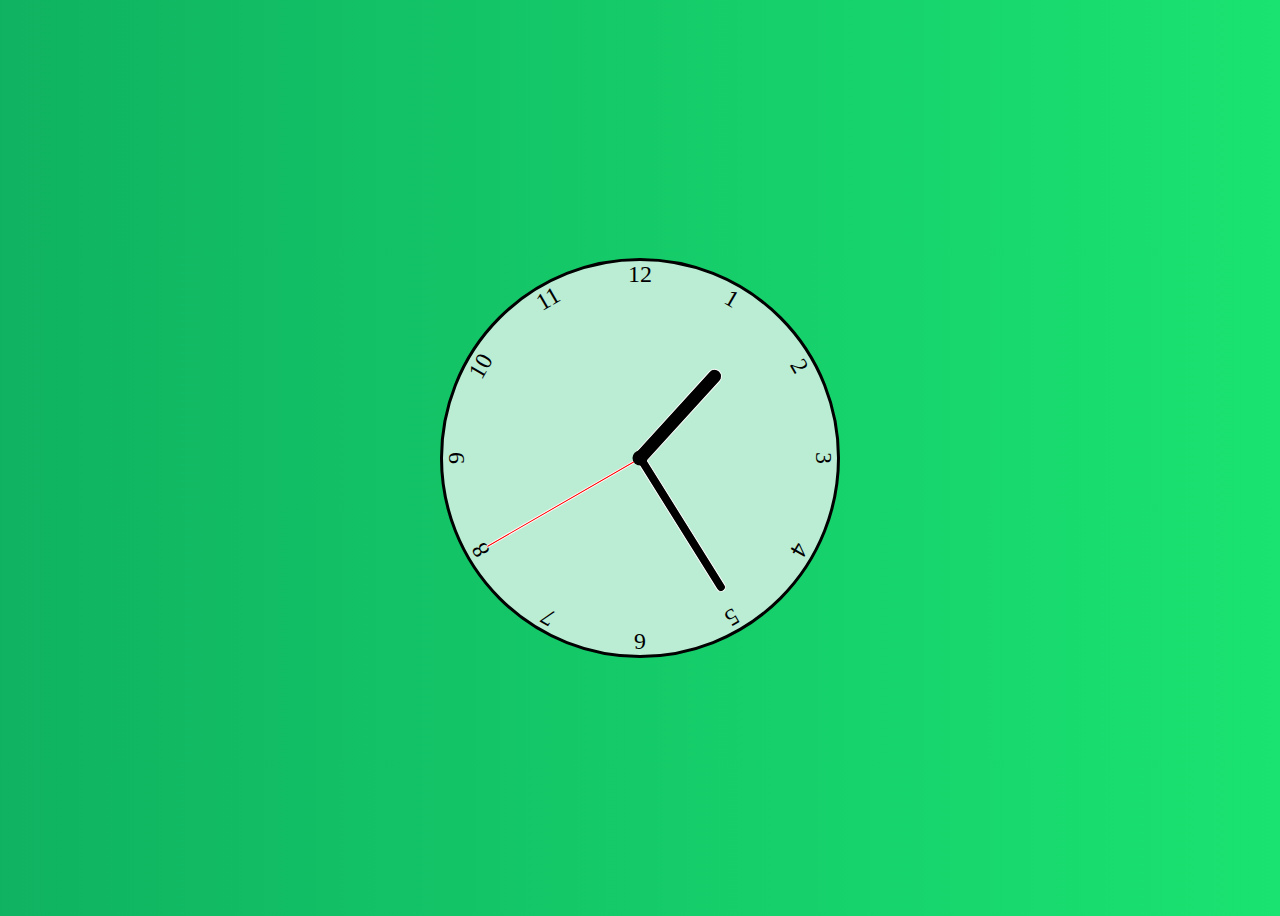
<file: clock/index.html>
<!DOCTYPE html>
<html lang="en">
<head>
    <meta charset="UTF-8">
    <meta name="viewport" content="width=device-width, initial-scale=1.0">
    <title>clock</title>
    <link rel="stylesheet" href="style.css">
</head>
<body>
    <div class="clock">
        <div class="hand hour" data-hour></div>
        <div class="hand minutes" data-minutes></div>
        <div class="hand seconds" data-seconds></div>
        <div class="number number1">1</div>
        <div class="number number2">2</div>
        <div class="number number3">3</div>
        <div class="number number4">4</div>
        <div class="number number5">5</div>
        <div class="number number6">6</div>
        <div class="number number7">7</div>
        <div class="number number8">8</div>
        <div class="number number9">9</div>
        <div class="number number10">10</div>
        <div class="number number11">11</div>
        <div class="number number12">12</div>
    </div>




    <script src="app.js"></script>
</body>
</html>
</file>
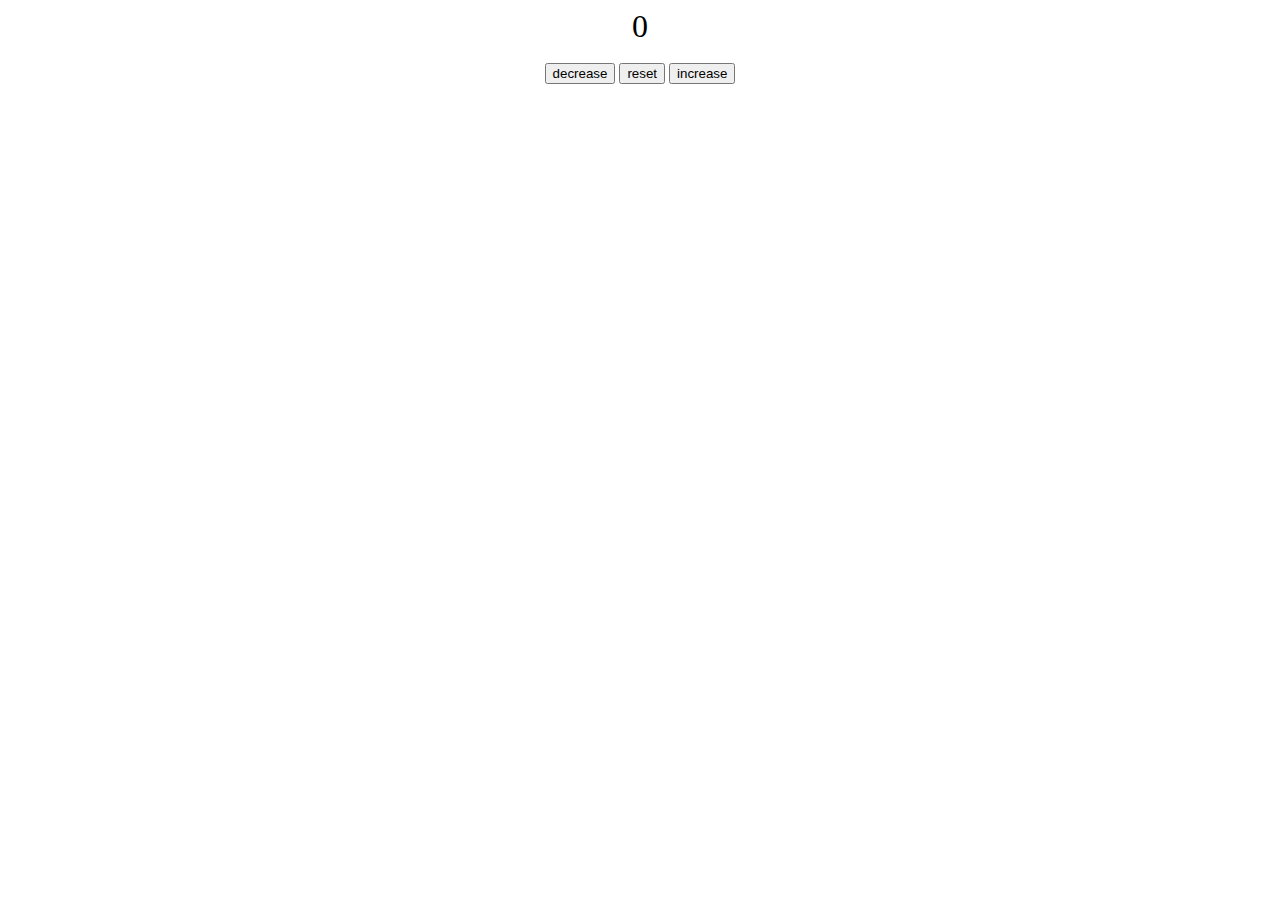
<file: counter program/index.html>
<!DOCTYPE html>
<html lang="en">
<head>
    <meta charset="UTF-8">
    <meta name="viewport" content="width=device-width, initial-scale=1.0">
    <title>Counter program</title>
    <link rel="stylesheet" href="style.css">
</head>
<body>

    <label id="Lab"> 0 </label><br>
    <div class="button">
    <button id="Dcr">decrease</button>
    <button id="Res">reset</button>
    <button id="Inr">increase</button>
    </div>

    <script src="index.js"></script>
</body>
</html>
</file>
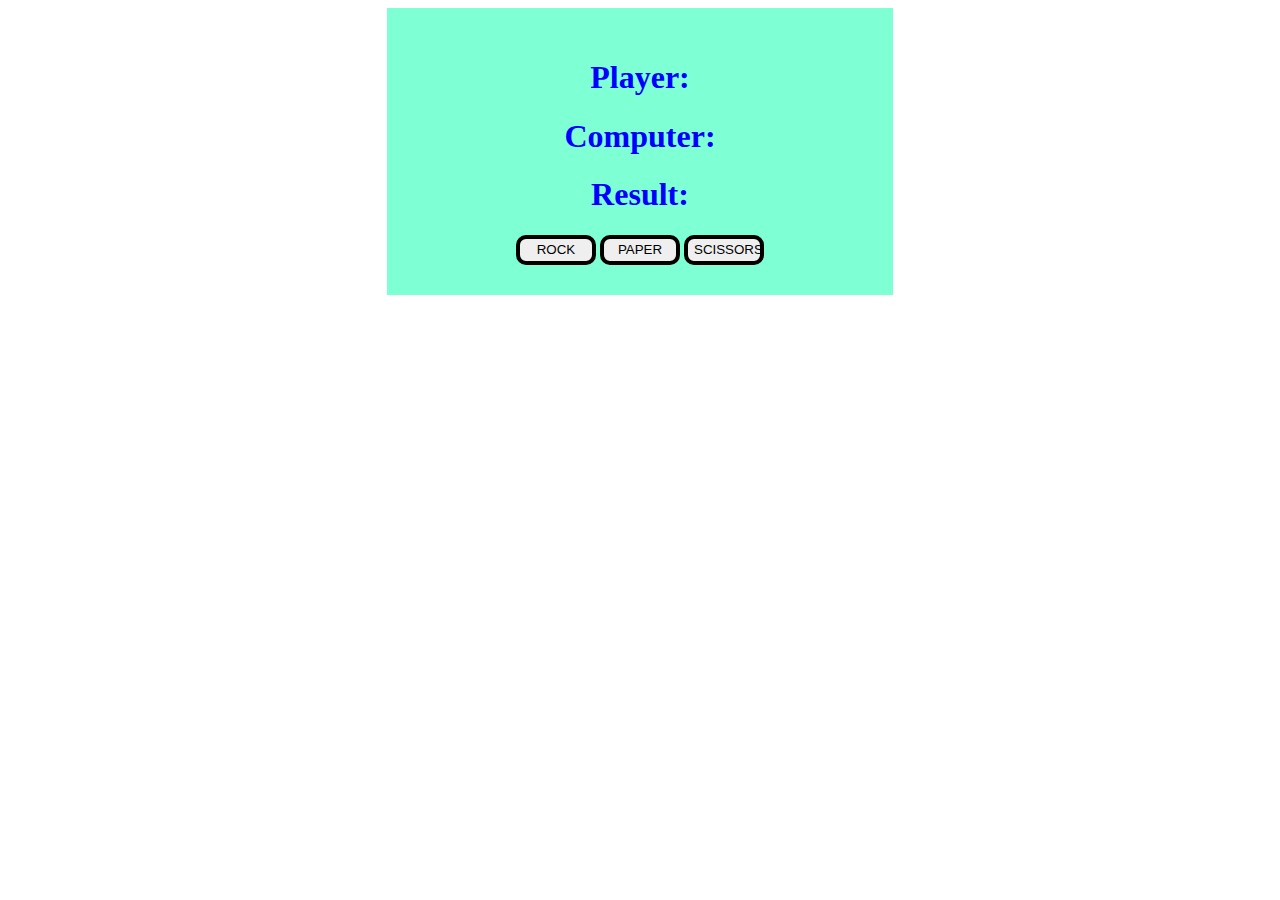
<file: R-P-S game/index.html>
<!DOCTYPE html>
<html lang="en">
<head>
    <meta charset="UTF-8">
    <meta name="viewport" content="width=device-width, initial-scale=1.0">
    <title>GAME</title>
    <link rel="stylesheet" href="style.css">
</head>
<body>
    
    <div id="container">
        <h1 class="gametext" id="playerText">Player: </h1>
        <h1 class="gametext" id="computerText">Computer: </h1>
        <h1 class="gametext" id="resultText">Result: </h1>

        <button class="gameBtn">ROCK</button>
        <button class="gameBtn">PAPER</button>
        <button class="gameBtn">SCISSORS</button>
    </div>



    <script src="main.js"></script>


</body>
</html>
</file>
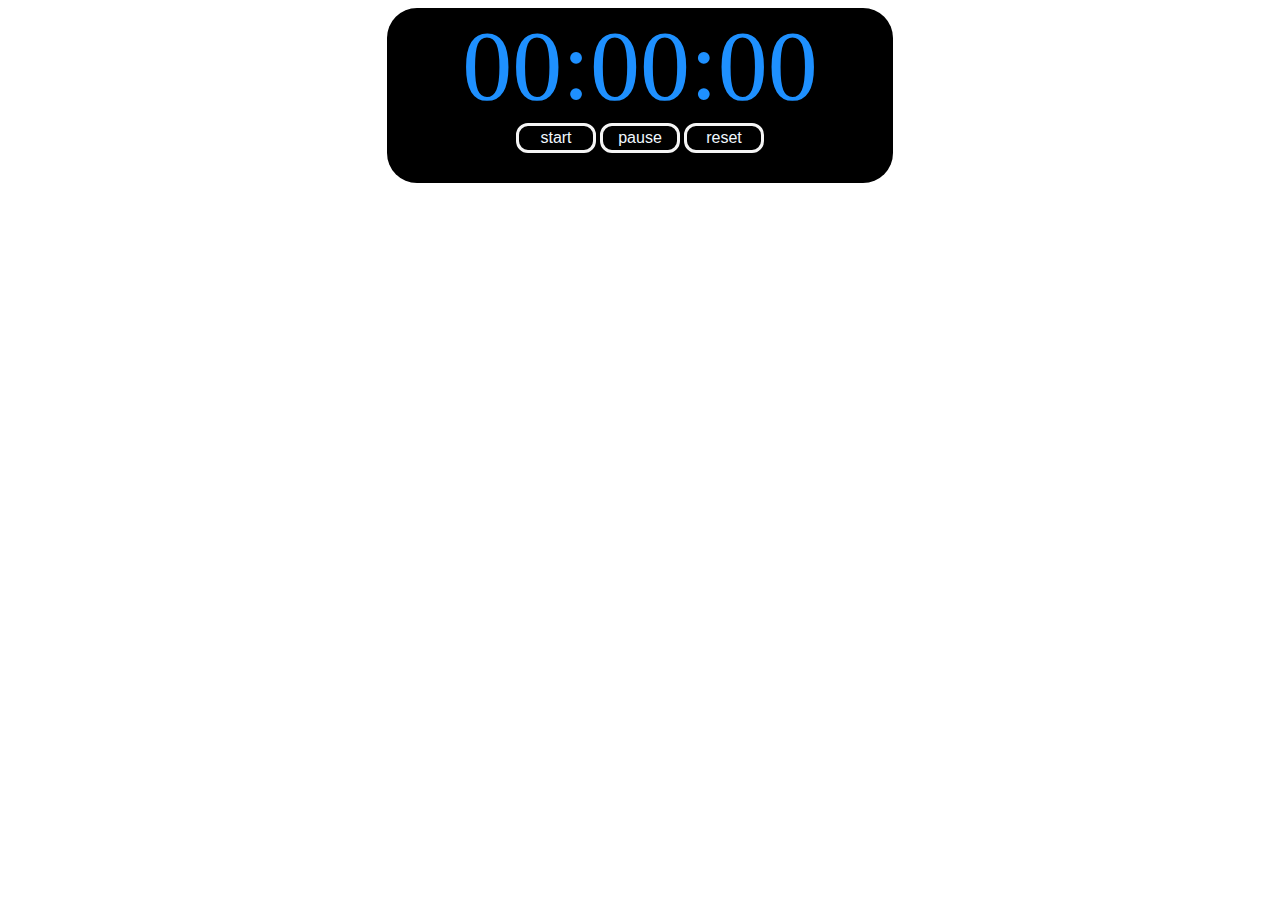
<file: stop watch/index.html>
<!DOCTYPE html>
<html lang="en">
<head>
    <meta charset="UTF-8">
    <meta name="viewport" content="width=device-width, initial-scale=1.0">
    <title>Document</title>
    <link rel="stylesheet" href="style.css">
</head>
<body>
    
    <div id="timeContainer">
        <div id="timeDisplay">00:00:00</div>
        <button id="start" class="Butt">start</button>
        <button id="pause" class="Butt">pause</button>
        <button id="reset" class="Butt">reset</button>
    </div>









    <script src="script.js"></script>
</body>
</html>
</file>
<file: clock/style.css>
*,*::before,*::after{
    box-sizing: border-box;
}
body{
    background: linear-gradient(to right, hwb(150 6% 30%), #1ae371);
    display: flex;
    justify-content: center;
    align-items: center;
    min-height: 100vh;
    overflow: hidden;
}

.clock{
    width: 400px;
    height: 400px;
    border-radius: 50%;
    background-color: hwb(149 73% 7%);
    text-align: center;
    position: relative;
    border: solid black;
}

.clock .number{
    --rotation:0deg;
    position: absolute;
    width: 100%;
    height: 100%;
    text-align: center;
    transform: rotate(var(--rotation));
    font-size: 1.5rem;
}
.clock .number1{--rotation: 30deg;}
.clock .number2{--rotation: 60deg;}
.clock .number3{--rotation: 90deg;}
.clock .number4{--rotation: 120deg;}
.clock .number5{--rotation: 150deg;}
.clock .number6{--rotation: 180deg;}
.clock .number7{--rotation: 210deg;}
.clock .number8{--rotation: 240deg;}
.clock .number9{--rotation: 270deg;}
.clock .number10{--rotation: 300deg;}
.clock .number11{--rotation: 330deg;}

.clock .hand {
    --rotation: 0;
    position: absolute;
    bottom: 50%;
    left: 50%;
    border: 1px solid white;
    border-top-left-radius: 10px;
    border-top-right-radius: 10px;
    transform-origin: bottom;
    z-index: 10;
    transform: translateX(-50%) rotate(calc(var(--rotation) * 1deg));
}
.clock::after{
    content: '';
    position: absolute;
    background-color: black;
    z-index: 11;
    width: 15px;
    height: 15px;
    top: 50%;
    left: 50%;
    transform: translate(-50%, -50%);
    border-radius: 50%;   
}

.clock .hand.hour{
    width: 15px;
    height: 30%;
    background-color: black;
}
.clock .hand.minutes{
    width: 10px;
    height: 40%;
    background-color: black;
}
.clock .hand.seconds{
    width: 3px;
    height: 45%;
    background-color: red;
}
</file>
<file: counter program/style.css>
#Lab{
    font-size: 2rem;
    display: block;
    text-align: center;
}
.button{
    text-align: center;
}
</file>
<file: R-P-S game/style.css>
.gameBtn{
    width: 80px;
    height: 30px;
    border: solid 4px;
    border-radius: 10px;
    cursor: pointer;
}
.gametext{
    color: blue;
}
#container{
    text-align: center;
    background-color: aquamarine;
    padding-bottom: 30px;
    padding-top: 30px;
    margin-left: 30%;
    margin-right: 30%;
}
</file>
<file: stop watch/style.css>
.Butt{
    width: 80px;
    height: 30px;
    border: whitesmoke solid;
    background-color: black;
    color: aliceblue;
    font-size: medium;
    border-radius: 12px;
    cursor: pointer;
}
#timeDisplay{
    font-size: 100px;
    color: dodgerblue;

}
#timeContainer{
    text-align: center;
    background-color: black;
    padding-bottom: 30px;
    border-radius: 30px;
    margin-left: 30%;
    margin-right: 30%;
}
</file>
